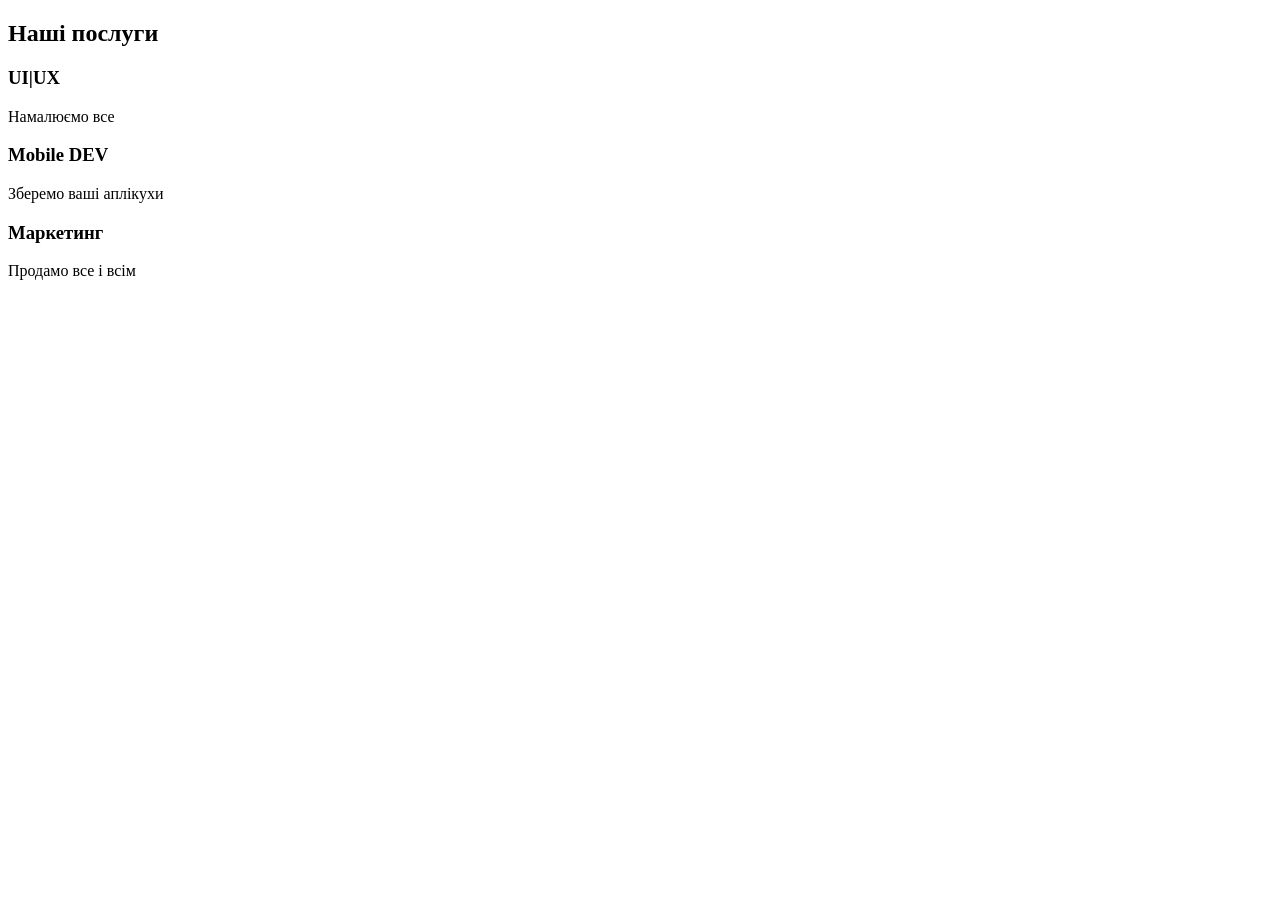
<file: adaptyv/index.html>
<!DOCTYPE html>
<html lang="en">
<head>
    <meta charset="UTF-8">
    <meta name="viewport" content="width=device-width, initial-scale=1.0">
    <title>Title</title>
</head>
<body>
<!--rem для тексту та відступів. 1rem = 16px -->
<!--%-->
<!--vh vw = 1vh = 1%-->
<section>
    <div class="wrapper">
        <h1>Наші послуги</h1>
        <div class="grid">
            <div class="card">
                <h3>
                    UI|UX
                </h3>
                <p>Намалюємо все</p>
            </div>
            <div class="card">
                <h3>
                    Mobile DEV
                </h3>
                <p>Зберемо ваші аплікухи</p>
            </div>
            <div class="card">
                <h3>
                    Маркетинг
                </h3>
                <p>Продамо все і всім</p>
            </div>
        </div>
    </div>
</section>



</body>
</html>
</file>
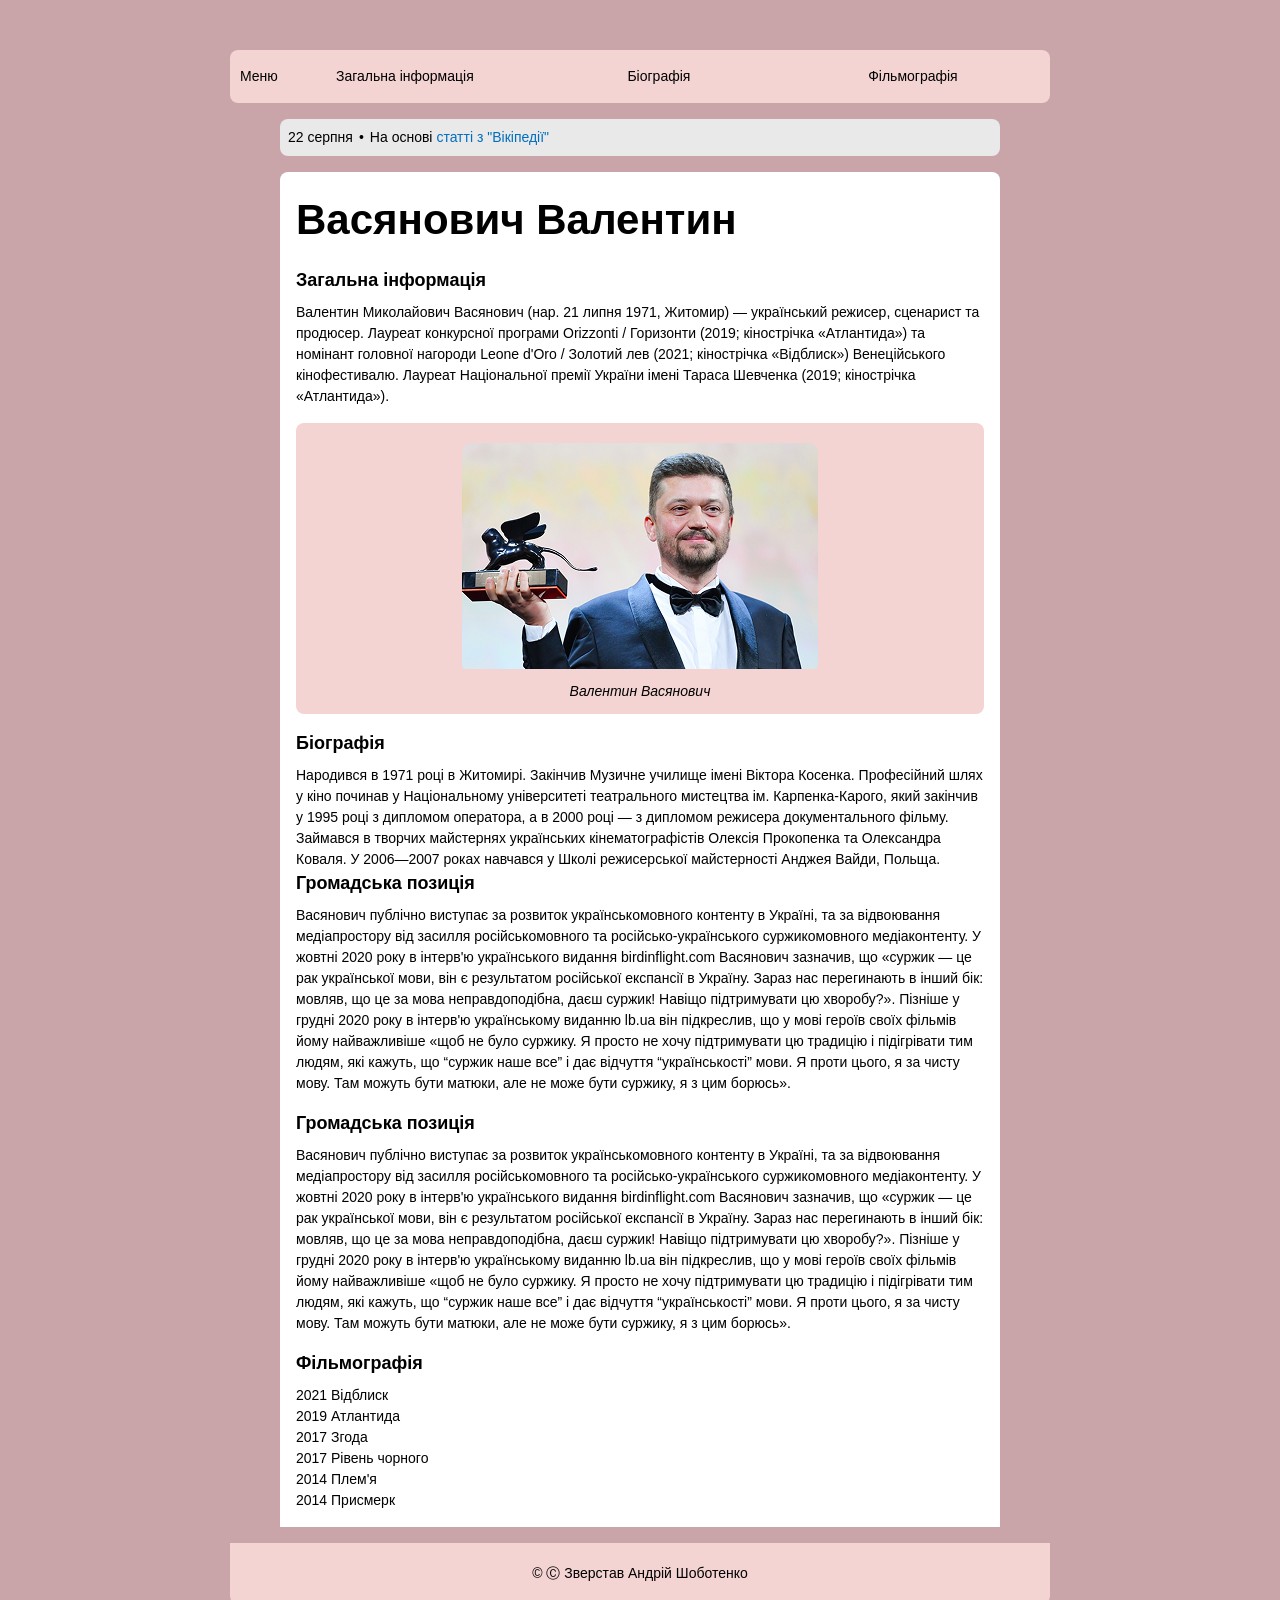
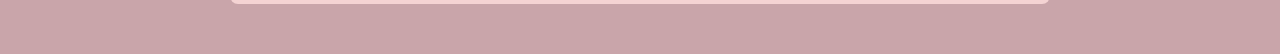
<file: lesson_11_practical_#2/index.html>
<!DOCTYPE html>
<html lang="en">
<head>
    <meta charset="UTF-8">
    <link type = "text/css" rel = "stylesheet" href = "style/style.css"/>
    <meta name = "viewport" content = "width = device-width, initial-scale = 1">
    <title>Васянович Валентин</title>
</head>
<body>
<div class = 'wrapper'>
    <header>
        <nav>
            <span class = 'nav-menu'>Меню</span>
            <ul class = "nav">
                <li href = "#">Загальна інформація</li>
                <li href = "#">Біографія</li>
                <li href = "#">Фільмографія</li>
            </ul>
        </nav>
    </header>
    <main>
        <article class = 'data'>
            <span>22 серпня</span> &bull; <span>На основі <a href = "#">статті з "Вікіпедії"</a></span>
        </article>
        <article class = 'main'>
            <h1>Васянович Валентин</h1>
            <section class = "info">
                <h2>Загальна інформація</h2>
                <p>Валентин Миколайович Васянович (нар. 21 липня 1971, Житомир) — український режисер, сценарист та продюсер. Лауреат конкурсної програми Orizzonti / Горизонти (2019; кінострічка «Атлантида») та номінант головної нагороди Leone d'Oro / Золотий лев (2021; кінострічка «Відблиск») Венеційського кінофестивалю. Лауреат Національної премії України імені Тараса Шевченка (2019; кінострічка «Атлантида»).</p>
            </section>
            <figure>
                <img src = "images/image_1.png" alt = "Валентин Васянович">
                <figcaption>Валентин Васянович</figcaption>
            </figure>
            <section class = "info">
                <h2>Біографія</h2>
                <p>Народився в 1971 році в Житомирі. Закінчив Музичне училище імені Віктора Косенка. Професійний шлях у кіно починав у Національному університеті театрального мистецтва ім. Карпенка-Карого, який закінчив у 1995 році з дипломом оператора, а в 2000 році — з дипломом режисера документального фільму. Займався в творчих майстернях українських кінематографістів Олексія Прокопенка та Олександра Коваля.

                    У 2006—2007 роках навчався у Школі режисерської майстерності Анджея Вайди, Польща.</p>
                <h2>Громадська позиція</h2>
                <p>Васянович публічно виступає за розвиток українськомовного контенту в Україні, та за відвоювання медіапростору від засилля російськомовного та російсько-українського суржикомовного медіаконтенту. У жовтні 2020 року в інтерв'ю українського видання birdinflight.com Васянович зазначив, що «суржик — це рак української мови, він є результатом російської експансії в Україну. Зараз нас перегинають в інший бік: мовляв, що це за мова неправдоподібна, даєш суржик! Навіщо підтримувати цю хворобу?». Пізніше у грудні 2020 року в інтерв'ю українському виданню lb.ua він підкреслив, що у мові героїв своїх фільмів йому найважливіше «щоб не було суржику. Я просто не хочу підтримувати цю традицію і підігрівати тим людям, які кажуть, що “суржик наше все” і дає відчуття “українськості” мови. Я проти цього, я за чисту мову. Там можуть бути матюки, але не може бути суржику, я з цим борюсь».</p>
            </section>
            <section class = "info">
                <h2>Громадська позиція</h2>
                <p>Васянович публічно виступає за розвиток українськомовного контенту в Україні, та за відвоювання медіапростору від засилля російськомовного та російсько-українського суржикомовного медіаконтенту. У жовтні 2020 року в інтерв'ю українського видання birdinflight.com Васянович зазначив, що «суржик — це рак української мови, він є результатом російської експансії в Україну. Зараз нас перегинають в інший бік: мовляв, що це за мова неправдоподібна, даєш суржик! Навіщо підтримувати цю хворобу?». Пізніше у грудні 2020 року в інтерв'ю українському виданню lb.ua він підкреслив, що у мові героїв своїх фільмів йому найважливіше «щоб не було суржику. Я просто не хочу підтримувати цю традицію і підігрівати тим людям, які кажуть, що “суржик наше все” і дає відчуття “українськості” мови. Я проти цього, я за чисту мову. Там можуть бути матюки, але не може бути суржику, я з цим борюсь».</p>
            </section>
            <section class = "info">
                <h2>Фільмографія</h2>
                <ul>
                    <li>2021 Відблиск</li>
                    <li>2019 Атлантида</li>
                    <li>2017 Згода</li>
                    <li>2017 Рівень чорного</li>
                    <li>2014 Плем'я</li>
                    <li>2014 Присмерк</li>
                </ul>
            </section>
        </article>
    </main>
    <footer>
        &copy; <span>Ⓒ Зверстав Андрій Шоботенко</span>
    </footer>
</div>
</body>
</html>
</file>
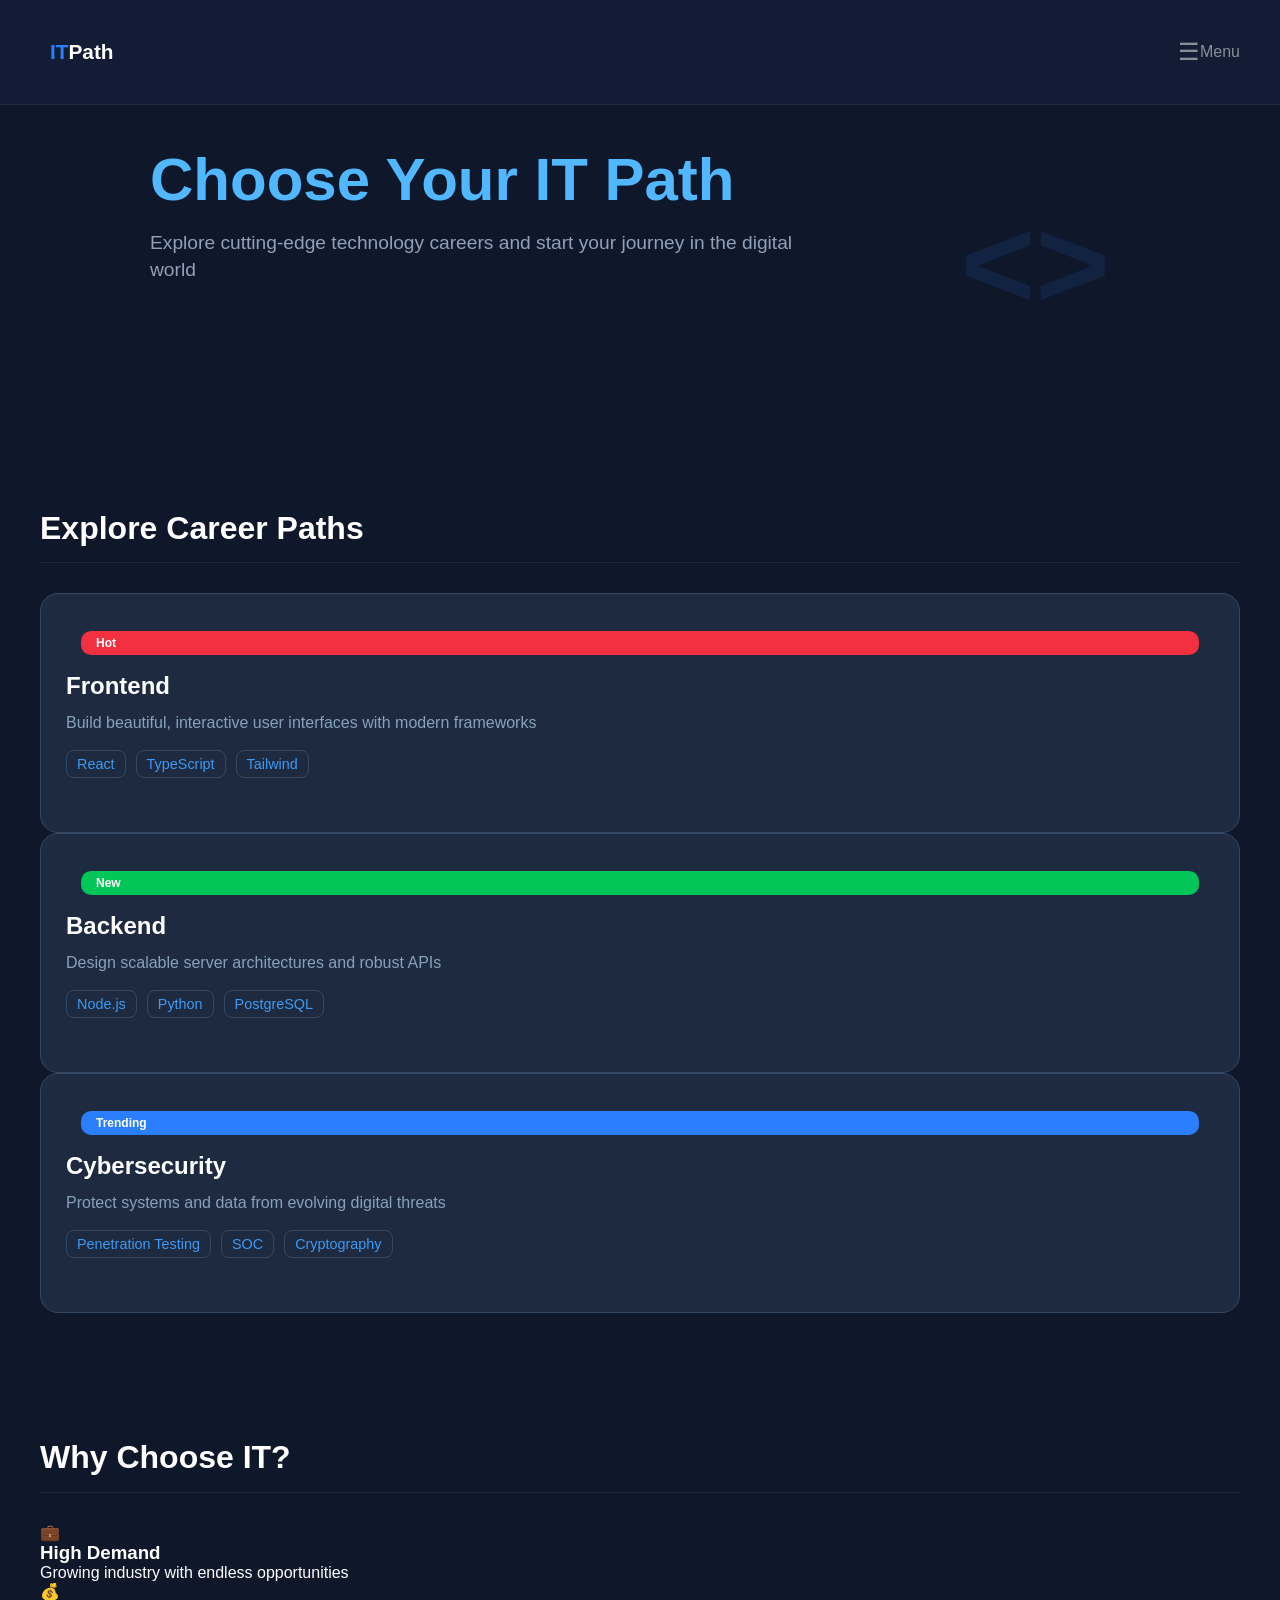
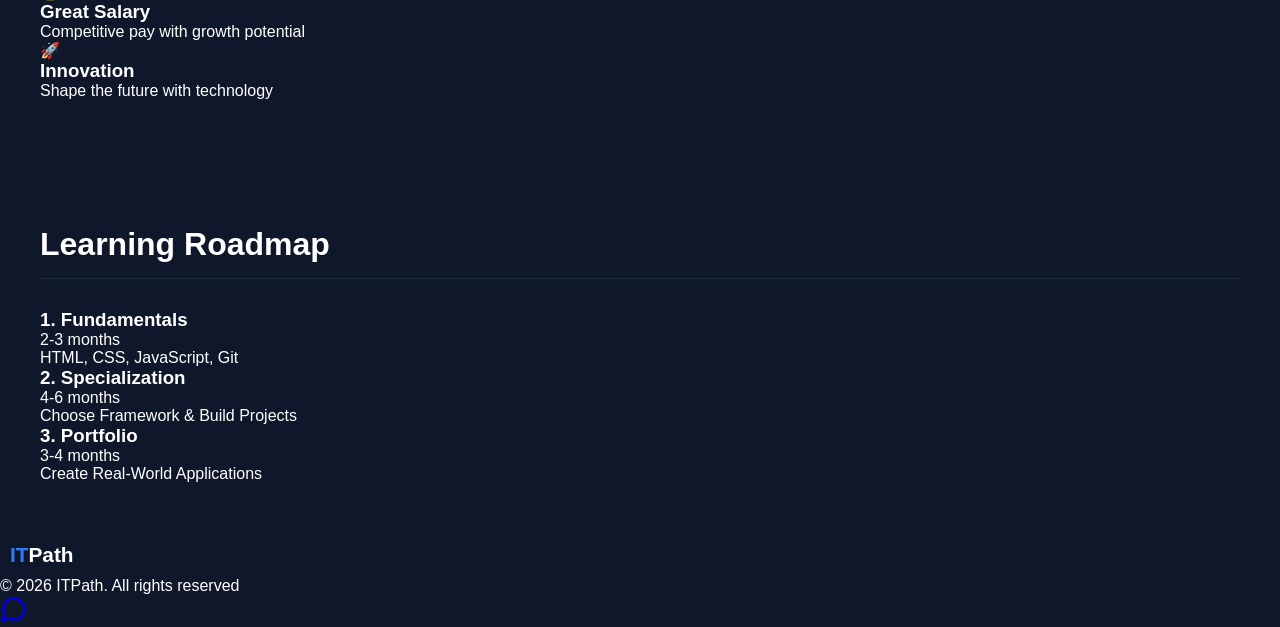
<file: lesson_14/index.html>
<!DOCTYPE html>
<html lang="en">
<head>
    <meta charset="UTF-8">
    <meta name="viewport" content="width=device-width, initial-scale=1.0">
    <link type = "text/css" href="style/style.css" rel="stylesheet">
    <title>ITPath</title>
</head>
<body>
<header>
    <div class = "wrapper header-content">
        <div class = "logo"><span>IT</span>Path</div>
        <nav class = 'menu'>
            <span class = "menu-item">☰</span>
            <span>Menu</span>
        </nav>
    </div>
</header>
<main>
    <section class = "hero-section">
        <div class = "wrapper hero-content">
            <article class = "hero-text">
                <h1>Choose Your IT Path</h1>
                <p>Explore cutting-edge technology careers and start your journey in the digital world</p>
            </article>
            <div class = "code-icon">&lt;&gt;</div>
        </div>
    </section>
    <section class = "career-section">
        <div class = "wrapper">
            <h2 class = "section-title">Explore Career Paths</h2>
            <div class = "card-list">
                <article class = "career-card">
                    <div class = "badge badge-red">Hot</div>
                    <h3>Frontend</h3>
                    <p>Build beautiful, interactive user interfaces with modern frameworks</p>
                    <div class = "tags">
                        <span>React</span>
                        <span>TypeScript</span>
                        <span>Tailwind</span>
                    </div>
                </article>
                <article class = "career-card">
                    <div class = "badge badge-green">New</div>
                    <h3>Backend</h3>
                    <p>Design scalable server architectures and robust APIs</p>
                    <div class = "tags">
                        <span>Node.js</span>
                        <span>Python</span>
                        <span>PostgreSQL</span>
                    </div>
                </article>
                <article class = "career-card">
                    <div class = "badge badge-blue">Trending</div>
                    <h3>Cybersecurity</h3>
                    <p>Protect systems and data from evolving digital threats</p>
                    <div class = "tags">
                        <span>Penetration Testing</span>
                        <span>SOC</span>
                        <span>Cryptography</span>
                    </div>
                </article>
            </div>
        </div>
    </section>
    <section class = "benefits-section">
        <div class = "wrapper">
            <h2 class = "section-title">Why Choose IT?</h2>
            <div class = "benefits-list">
                <article class = "benefit-card">
                    <span class = "benefit-icon">💼</span>
                    <h3>High Demand</h3>
                    <p>Growing industry with endless opportunities</p>
                </article>
                <article class = "benefit-card">
                    <span class = "benefit-icon">💰</span>
                    <h3>Great Salary</h3>
                    <p>Competitive pay with growth potential</p>
                </article>
                <article class = "benefit-card">
                    <span class = "benefit-icon">🚀</span>
                    <h3>Innovation</h3>
                    <p>Shape the future with technology</p>
                </article>
            </div>
        </div>
    </section>
    <section class = "roadmap-section">
        <div class = "wrapper">
            <h2 class = "section-title">Learning Roadmap</h2>
            <div class = "roadmap-list">
                <article class = "roadmap-card">
                    <span class = "roadmap-circle"></span>
                    <div class = "roadmap-content">
                        <div class = "content-top">
                            <h3>1. Fundamentals</h3>
                            <span>2-3 months</span>
                        </div>
                        <p>HTML, CSS, JavaScript, Git</p>
                    </div>
                </article>
                <article class = "roadmap-card">
                    <span class = "roadmap-circle"></span>
                    <div class = "roadmap-content">
                        <div class = "content-top">
                            <h3>2. Specialization</h3>
                            <span>4-6 months</span>
                        </div>
                        <p>Choose Framework & Build Projects</p>
                    </div>
                </article>
                <article class = "roadmap-card">
                    <span class = "roadmap-circle"></span>
                    <div class = "roadmap-content">
                        <div class = "content-top">
                            <h3>3. Portfolio</h3>
                            <span>3-4 months</span>
                        </div>
                        <p>Create Real-World Applications</p>
                    </div>
                </article>
            </div>
        </div>
    </section>
</main>
<footer>
  <div class = "logo"><span>IT</span>Path</div>
    <p>&copy; 2026 ITPath. All rights reserved</p>
</footer>
<a href = "#"><svg xmlns="http://www.w3.org/2000/svg" width="28" height="28" viewBox="0 0 24 24" fill="none" stroke="currentColor" stroke-width="2" stroke-linecap="round" stroke-linejoin="round" class="lucide lucide-message-circle text-white"><path d="M7.9 20A9 9 0 1 0 4 16.1L2 22Z"></path></svg></a>

</body>
</html>
</file>
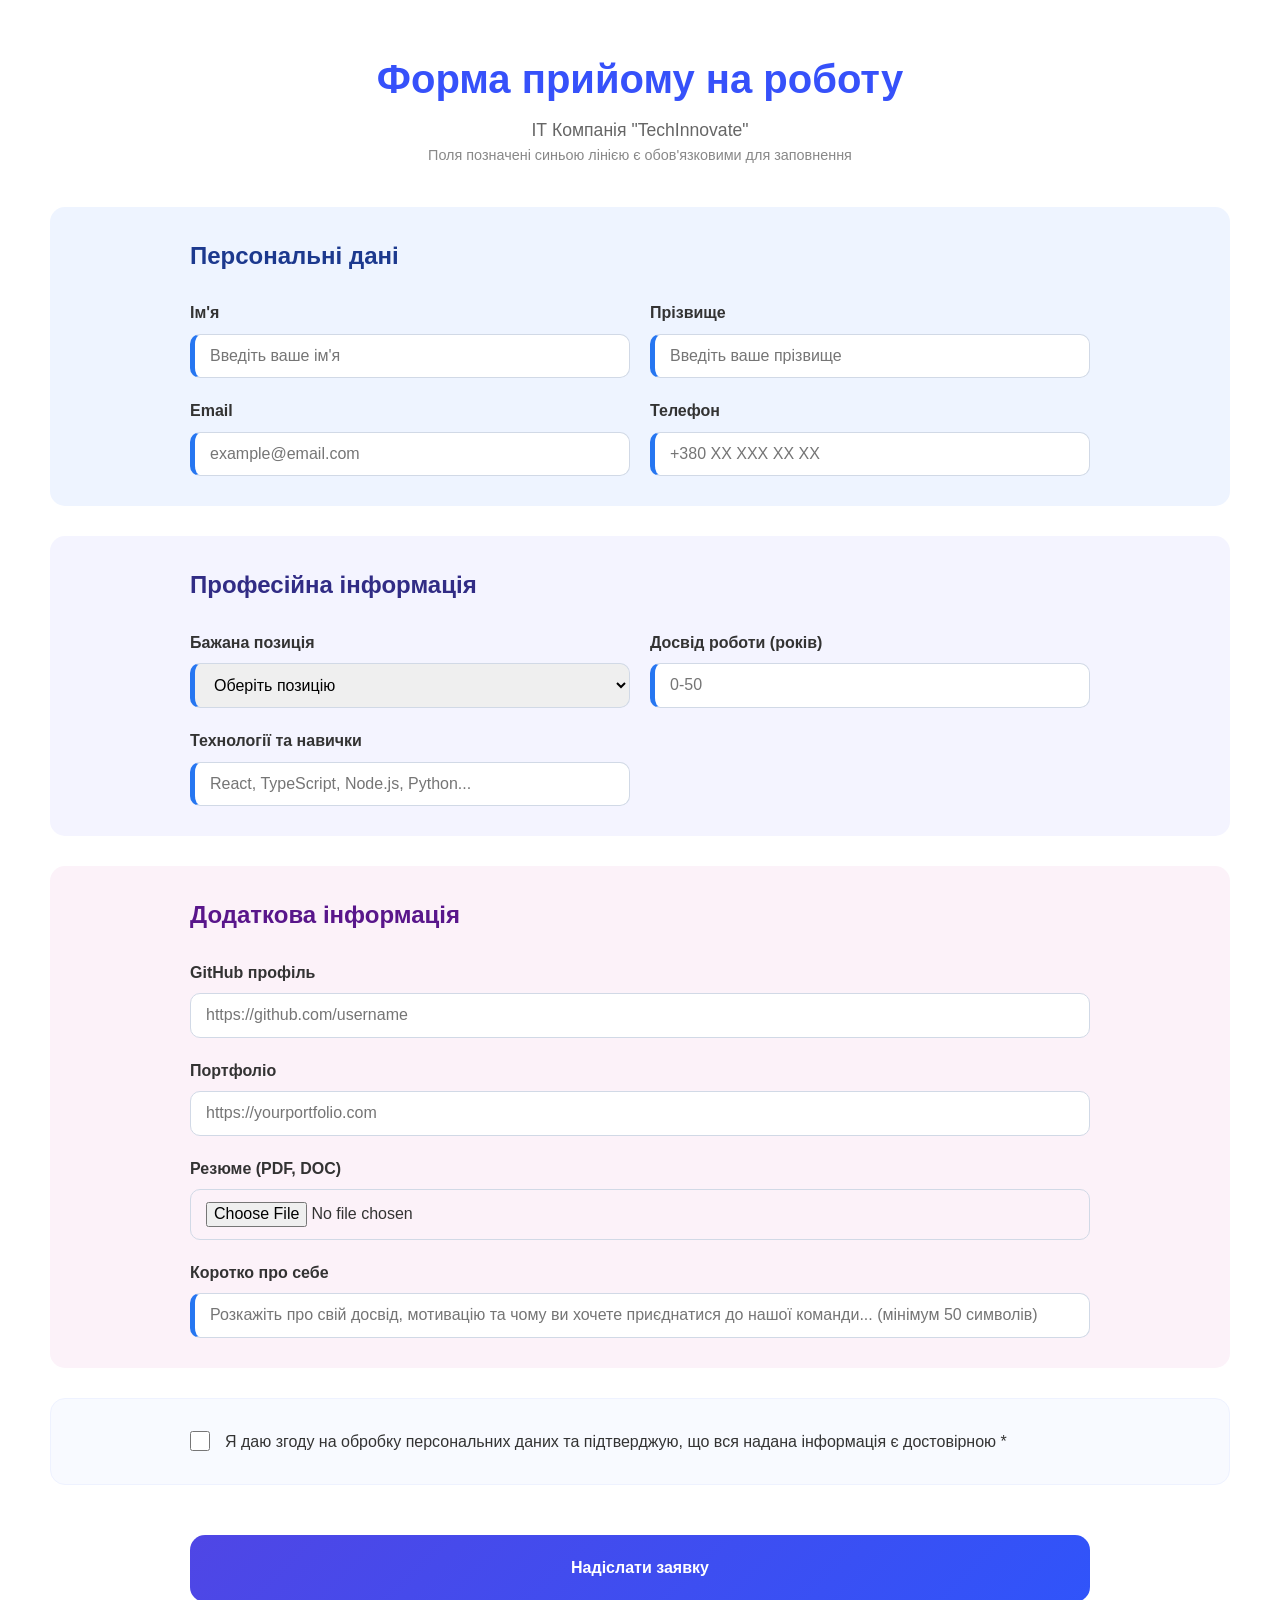
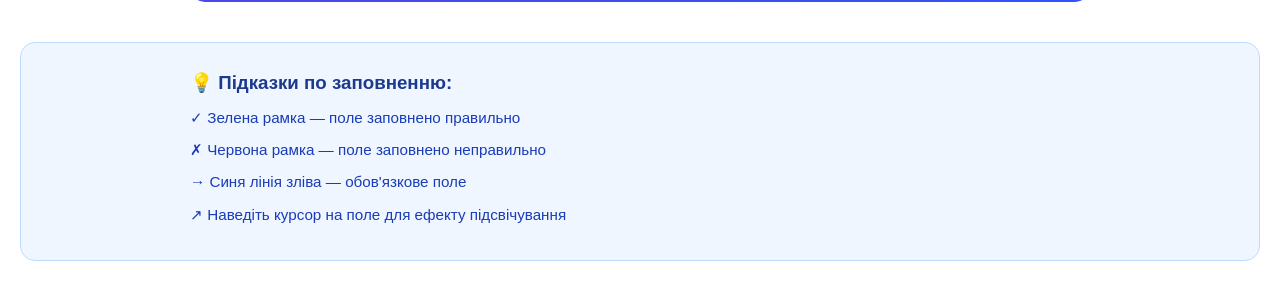
<file: lesson_15/index.html>
<!DOCTYPE html>
<html lang="en">
<head>
    <meta charset="UTF-8">
    <meta name="viewport" content="width=device-width, initial-scale=1.0">
    <link rel="stylesheet" href="style/normalize.css">
    <link type = "text/css" href="style/style.css" rel="stylesheet">
    <title>Форма прийняття на роботу</title>
</head>
<body>
<header class="header">
    <div class="wrapper header_content">
        <h1>Форма прийому на роботу</h1>
        <p class="header_subtitle">ІТ Компанія "TechInnovate"</p>
        <p class="header_info">Поля позначені синьою лінією є обов'язковими для заповнення</p>
    </div>
</header>
<main class="main-content">
    <section class="section-personal">
        <div class="container">
            <h2 class="section-title">Персональні дані</h2>
            <form class="form">
                <label for="input-first name" class="form-field">
                    <span class="label-text">Ім'я</span>
                    <input type="text" name="first name" id="input-first name" class="form-input" placeholder="Введіть ваше ім'я" required>
                </label>
                <label for="input-last name" class="form-field">
                    <span class="label-text">Прізвище</span>
                    <input type="text" name="last name" id="input-last name" class="form-input" placeholder="Введіть ваше прізвище" required>
                </label>
                <label for="input-email" class="form-field">
                    <span class="label-text">Email</span>
                    <input type="email" name="email" id="input-email" class="form-input" placeholder="example@email.com" required>
                </label>
                <label for="input-phone number" class="form-field">
                    <span class="label-text">Телефон</span>
                    <input type="tel" name="phone number" id="input-phone number" class="form-input" placeholder="+380 XX XXX XX XX" required>
                </label>
            </form>
        </div>
    </section>
    <section class="section-professional">
        <div class="container">
            <h2 class="section-title">Професійна інформація</h2>
            <form class="form">
                <label for="input-wished proposal" class="form-field">
                    <span class="label-text">Бажана позиція</span>
                    <select name="wished proposal" id="input-wished proposal" class="form-select" required>
                        <option value="" selected>Оберіть позицію</option>
                        <option value="frontend" >Frontend Developer</option>
                        <option value="backend">Backend Developer</option>
                        <option value="fullstack">Fullstack Developer</option>
                        <option value="devops">DevOps Engineer</option>
                        <option value="qa">QA Engineer</option>
                        <option value="ui-ux">UI/UX Designer</option>
                        <option value="mobile">Mobile Developer</option>
                        <option value="data">Data Scientist</option>
                    </select>
                </label>

                <label for="input-job experience" class="form-field">
                    <span class="label-text">Досвід роботи (років)</span>
                    <input type="number" name="job experience" id="input-job experience" class="form-input" placeholder="0-50" required min="0" max="50">
                </label>

                <label for="input-skills" class="form-field">
                    <span class="label-text">Технології та навички</span>
                    <input type="text" name="skills" id="input-skills" class="form-input" placeholder="React, TypeScript, Node.js, Python..." required>
                </label>
            </form>
        </div>
    </section>
    <section class="section-additional">
        <div class="container">
            <h2 class="section-title">Додаткова інформація</h2>
            <form class="form">
                <label for="input-github profile" class="form-field">
                    <span class="label-text">GitHub профіль</span>
                    <input type="text" name="github profile" id="input-github profile" class="form-input" placeholder="https://github.com/username">
                </label>
                <label for="input-portfolio" class="form-field">
                    <span class="label-text">Портфоліо</span>
                    <input type="text" name="portfolio" id="input-portfolio" class="form-input" placeholder="https://yourportfolio.com">
                </label>
                <label for="input-CV" class="form-field">
                    <span class="label-text">Резюме (PDF, DOC)</span>
                    <input type="file" name="CV" id="input-CV" value="" class="form-file" required>
                </label>
                <label for="input-about me" class="form-field">
                    <span class="label-text">Коротко про себе</span>
                    <input type="text" name="about me" id="input-about me" class="form-input" placeholder="Розкажіть про свій досвід, мотивацію та чому ви хочете приєднатися до нашої команди... (мінімум 50 символів)" required>
                </label>
            </form>
        </div>
    </section>
    <section class="section-policy">
        <div class="container">
            <form class="form-policy">
                <label class="checkbox-container">
                    <input type="checkbox" name="privacy policy" class="form-checkbox">
                    <span class="checkbox-text">Я даю згоду на обробку персональних даних та підтверджую, що вся надана інформація є достовірною *</span>
                </label>
            </form>
        </div>
    </section>
    <div class="container">
    <button type="submit" class="submit-button">Надіслати заявку</button>
    </div>
</main>
<footer class="footer">
    <div class="container">
        <h3>💡 Підказки по заповненню:</h3>
        <p>✓ Зелена рамка — поле заповнено правильно</p>
        <p>✗ Червона рамка — поле заповнено неправильно</p>
        <p>→ Синя лінія зліва — обов'язкове поле</p>
        <p>↗ Наведіть курсор на поле для ефекту підсвічування</p>
    </div>
</footer>
</body>
</html>
</file>
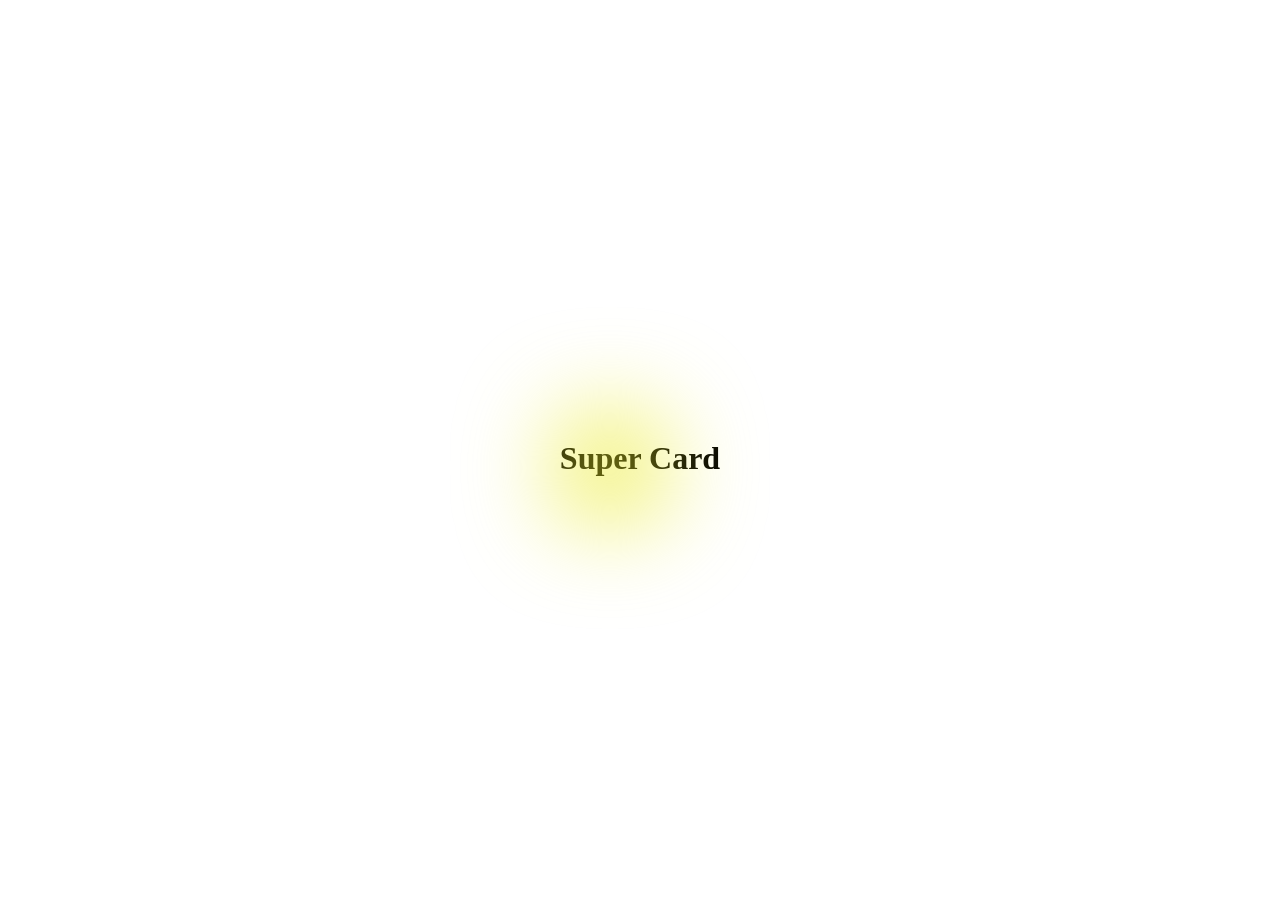
<file: lesson_16/index.html>
<!DOCTYPE html>
<html lang="en">
<head>
    <meta charset="UTF-8">
    <title>Animation</title>
  <link rel="stylesheet" href="style/style.css">
</head>
<body>
<!--<div class="card"></div>-->
<!--<button>Click</button>-->
<div class="card">
  <div class="ray"></div>
  <h1>Super Card</h1>
</div>
</body>
</html>
</file>
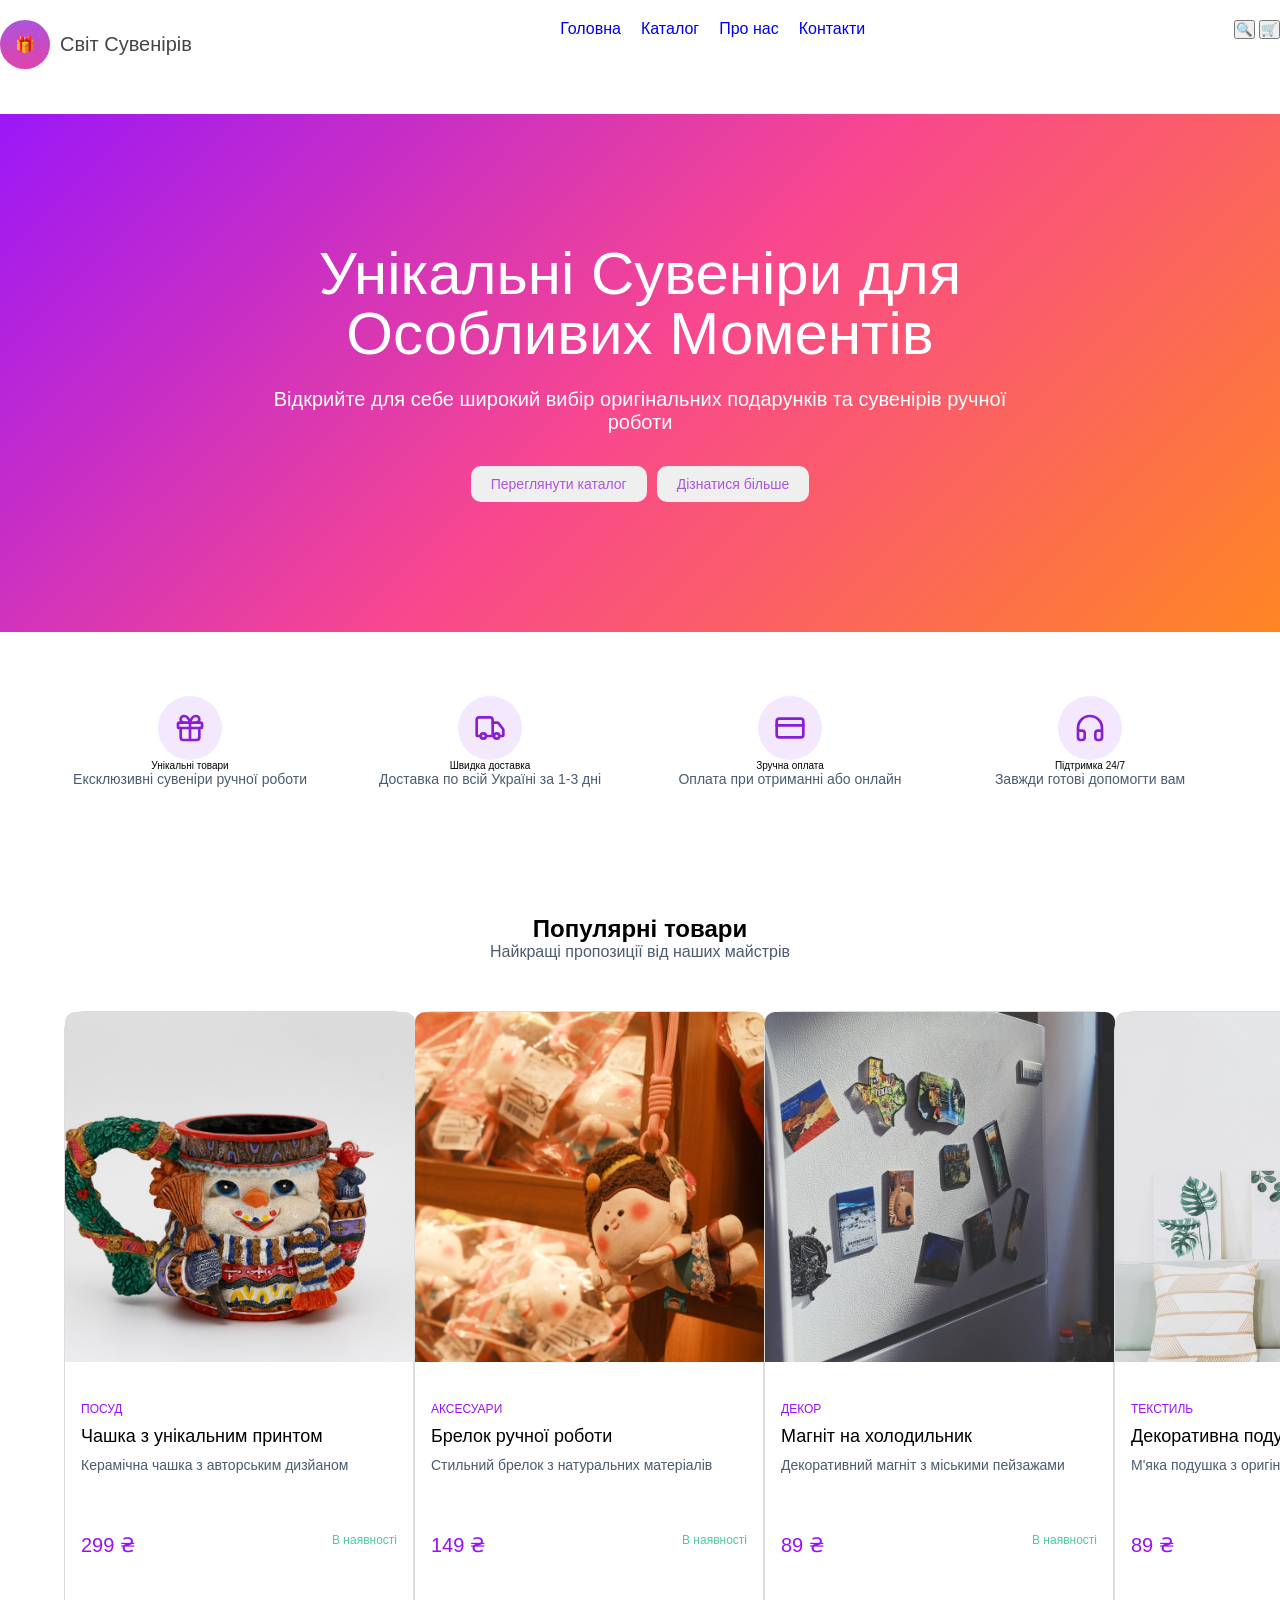
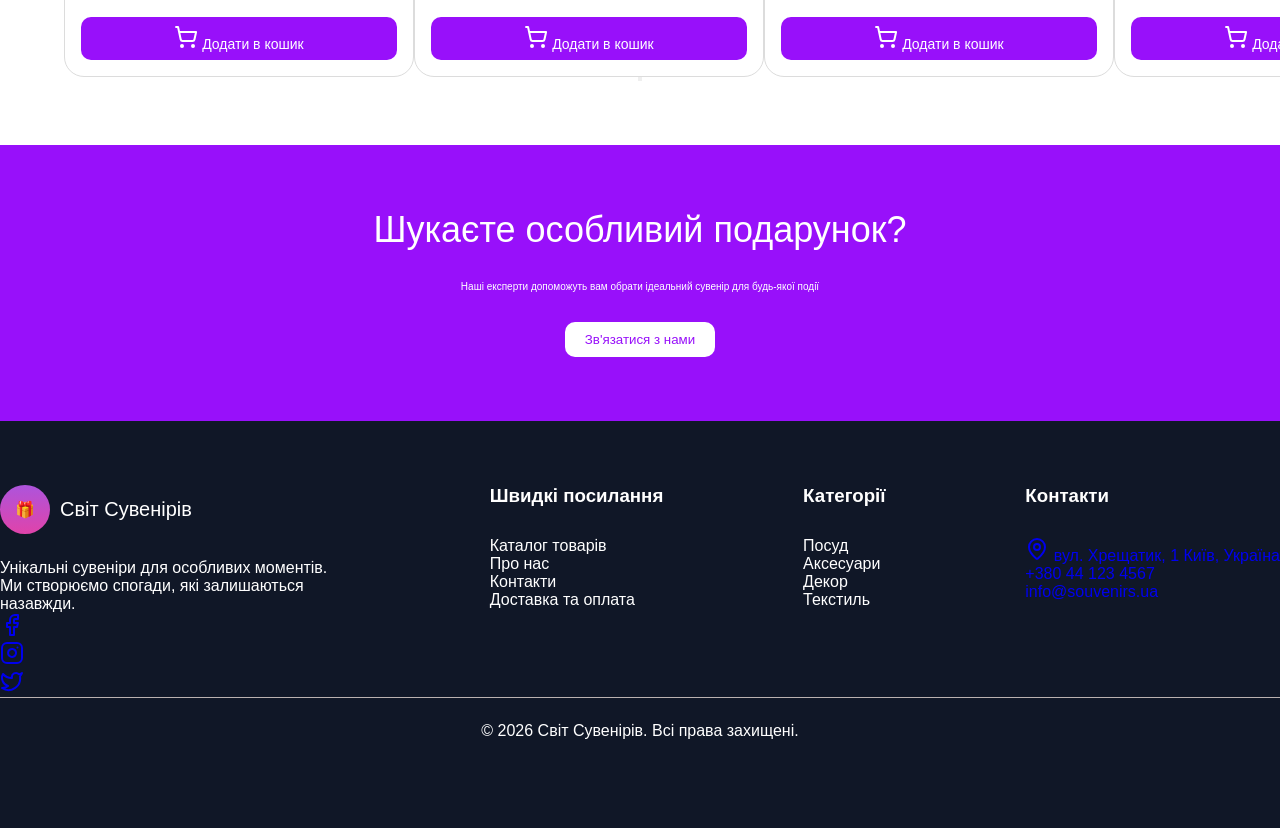
<file: lesson_8/index.html>
<!DOCTYPE html>
<html lang="en">
<head>
    <meta charset="UTF-8">
    <link rel="stylesheet" type="text/css" href="style/style.css">
    <title>Світ Сувенірів</title>
</head>
<body>
<header>
    <div class = "header-top wrapper">
        <div class = "logo">
            <span class = "logo-img">🎁</span>
            <span class = "logo-text">Світ Сувенірів</span>
        </div>
        <nav class="nav">
            <ul>
                <li><a href="#">Головна</a> </li>
                <li><a href="#">Каталог</a> </li>
                <li><a href="#">Про нас </a> </li>
                <li><a href="#">Контакти </a></li>
            </ul>
        </nav>
        <div class = "header-buttom">
            <button>🔍</button>
            <button>🛒</button>
        </div>
    </div>
    <div class = "header-bottom">
        <div class = "header-bottom-text">
            <h1>Унікальні Сувеніри для Особливих Моментів</h1>
            <p>Відкрийте для себе широкий вибір оригінальних подарунків та сувенірів ручної роботи</p>
        </div>
        <div class = "header-bottom-button">
            <button>Переглянути каталог</button>
            <button>Дізнатися більше</button>
        </div>
    </div>
</header>

<main>
    <section class="preference">

        <article class="preference-card">
            <span><svg xmlns="http://www.w3.org/2000/svg" width="32" height="32" viewBox="0 0 24 24" fill="none" stroke="currentColor" stroke-width="2" stroke-linecap="round" stroke-linejoin="round" class="lucide lucide-gift h-8 w-8 text-purple-600"><rect x="3" y="8" width="18" height="4" rx="1"></rect><path d="M12 8v13"></path><path d="M19 12v7a2 2 0 0 1-2 2H7a2 2 0 0 1-2-2v-7"></path><path d="M7.5 8a2.5 2.5 0 0 1 0-5A4.8 8 0 0 1 12 8a4.8 8 0 0 1 4.5-5 2.5 2.5 0 0 1 0 5"></path></svg></span>
            <h3>Унікальні товари</h3>
            <p>Ексклюзивні сувеніри ручної роботи</p>
        </article>
        <article class="preference-card">
            <span><svg xmlns="http://www.w3.org/2000/svg" width="32" height="32" viewBox="0 0 24 24" fill="none" stroke="currentColor" stroke-width="2" stroke-linecap="round" stroke-linejoin="round" class="lucide lucide-truck h-8 w-8 text-purple-600"><path d="M14 18V6a2 2 0 0 0-2-2H4a2 2 0 0 0-2 2v11a1 1 0 0 0 1 1h2"></path><path d="M15 18H9"></path><path d="M19 18h2a1 1 0 0 0 1-1v-3.65a1 1 0 0 0-.22-.624l-3.48-4.35A1 1 0 0 0 17.52 8H14"></path><circle cx="17" cy="18" r="2"></circle><circle cx="7" cy="18" r="2"></circle></svg></span>
            <h3>Швидка доставка</h3>
            <p>Доставка по всій Україні за 1-3 дні</p>
        </article>
        <article class="preference-card">
            <span><svg xmlns="http://www.w3.org/2000/svg" width="32" height="32" viewBox="0 0 24 24" fill="none" stroke="currentColor" stroke-width="2" stroke-linecap="round" stroke-linejoin="round" class="lucide lucide-credit-card h-8 w-8 text-purple-600"><rect width="20" height="14" x="2" y="5" rx="2"></rect><line x1="2" x2="22" y1="10" y2="10"></line></svg></span>
            <h3>Зручна оплата</h3>
            <p>Оплата при отриманні або онлайн</p>
        </article>
        <article class="preference-card">
            <span><svg xmlns="http://www.w3.org/2000/svg" width="32" height="32" viewBox="0 0 24 24" fill="none" stroke="currentColor" stroke-width="2" stroke-linecap="round" stroke-linejoin="round" class="lucide lucide-headphones h-8 w-8 text-purple-600"><path d="M3 14h3a2 2 0 0 1 2 2v3a2 2 0 0 1-2 2H5a2 2 0 0 1-2-2v-7a9 9 0 0 1 18 0v7a2 2 0 0 1-2 2h-1a2 2 0 0 1-2-2v-3a2 2 0 0 1 2-2h3"></path></svg></span>
            <h3>Підтримка 24/7</h3>
            <p>Завжди готові допомогти вам</p>
        </article>
    </section>

    <section class = "products">
        <h2>Популярні товари</h2>
        <p>Найкращі пропозиції від наших майстрів</p>

        <div class="products-list">
            <article class="products-cards">
                <div class="products-item">
                    <img src = "images/product_1.jpg" alt = "">
                    <div class="products-item-wrapper">
                        <span class = "type">Посуд</span>
                        <h3>Чашка з унікальним принтом</h3>
                        <p>Керамічна чашка з авторським дизйаном</p>
                        <div class = "price">
                            <span class = "cost">299 ₴</span>
                            <span class = "availability">В наявності</span>

                        </div>

                        <button>
                            <span><svg xmlns="http://www.w3.org/2000/svg" width="24" height="24" viewBox="0 0 24 24" fill="none" stroke="currentColor" stroke-width="2" stroke-linecap="round" stroke-linejoin="round" class="lucide lucide-shopping-cart h-5 w-5"><circle cx="8" cy="21" r="1"></circle><circle cx="19" cy="21" r="1"></circle><path d="M2.05 2.05h2l2.66 12.42a2 2 0 0 0 2 1.58h9.78a2 2 0 0 0 1.95-1.57l1.65-7.43H5.12"></path></svg></span>
                            <span>Додати в кошик</span>
                        </button>
                    </div>
                </div>
            </article>


            <article class="products-cards">
                <div class="products-item">
                    <img src = "images/product_2.jpg" alt = "">
                    <div class="products-item-wrapper">
                        <span class = "type">Аксесуари</span>
                        <h3>Брелок ручної роботи</h3>
                        <p>Стильний брелок з натуральних матеріалів</p>
                        <div class = "price">
                            <span class = "cost">149 ₴</span>
                            <span class = "availability">В наявності</span>

                        </div>

                        <button>
                            <span><svg xmlns="http://www.w3.org/2000/svg" width="24" height="24" viewBox="0 0 24 24" fill="none" stroke="currentColor" stroke-width="2" stroke-linecap="round" stroke-linejoin="round" class="lucide lucide-shopping-cart h-5 w-5"><circle cx="8" cy="21" r="1"></circle><circle cx="19" cy="21" r="1"></circle><path d="M2.05 2.05h2l2.66 12.42a2 2 0 0 0 2 1.58h9.78a2 2 0 0 0 1.95-1.57l1.65-7.43H5.12"></path></svg></span>
                            <span>Додати в кошик</span>
                        </button>
                    </div>
                </div>
            </article>

            <article class="products-cards">
                <div class="products-item">
                    <img src = "images/product_3.jpg" alt = "">
                    <div class="products-item-wrapper">
                        <span class = "type">Декор</span>
                        <h3>Магніт на холодильник</h3>
                        <p>Декоративний магніт з міськими пейзажами</p>
                        <div class = "price">
                            <span class = "cost">89 ₴</span>
                            <span class = "availability">В наявності</span>

                        </div>

                        <button>
                            <span><svg xmlns="http://www.w3.org/2000/svg" width="24" height="24" viewBox="0 0 24 24" fill="none" stroke="currentColor" stroke-width="2" stroke-linecap="round" stroke-linejoin="round" class="lucide lucide-shopping-cart h-5 w-5"><circle cx="8" cy="21" r="1"></circle><circle cx="19" cy="21" r="1"></circle><path d="M2.05 2.05h2l2.66 12.42a2 2 0 0 0 2 1.58h9.78a2 2 0 0 0 1.95-1.57l1.65-7.43H5.12"></path></svg></span>
                            <span>Додати в кошик</span>
                        </button>
                    </div>
                </div>
            </article>

            <article class="products-cards">
                <div class="products-item">
                    <img src = "images/product_4.jpg" alt = "">
                    <div class="products-item-wrapper">
                        <span class = "type">Текстиль</span>
                        <h3>Декоративна подушка</h3>
                        <p>М'яка подушка з оригінальною вишивкою</p>
                        <div class = "price">
                            <span class = "cost">89 ₴</span>
                            <span class = "availability">В наявності</span>

                        </div>



                        <button>
                            <span><svg xmlns="http://www.w3.org/2000/svg" width="24" height="24" viewBox="0 0 24 24" fill="none" stroke="currentColor" stroke-width="2" stroke-linecap="round" stroke-linejoin="round" class="lucide lucide-shopping-cart h-5 w-5"><circle cx="8" cy="21" r="1"></circle><circle cx="19" cy="21" r="1"></circle><path d="M2.05 2.05h2l2.66 12.42a2 2 0 0 0 2 1.58h9.78a2 2 0 0 0 1.95-1.57l1.65-7.43H5.12"></path></svg></span>
                            <span>Додати в кошик</span>
                        </button>
                    </div>
                </div>

            </article>

        </div>



        <button class="product-btn"></button>
    </section>

    <section class = "send">
        <h2>Шукаєте особливий подарунок?</h2>
        <p>Наші експерти допоможуть вам обрати ідеальний сувенір для будь-якої події</p>
        <button>Зв'язатися з нами</button>
    </section>
</main>

<footer>
    <div class="footer-top wrapper">
        <section class = "column">
            <div class = "logo">
                <span class = "logo-img">🎁</span>
                <span class = "logo-text">Світ Сувенірів</span>
            </div>
            <p>Унікальні сувеніри для особливих моментів. Ми створюємо спогади, які залишаються назавжди.</p>
            <div class = "footer-social">
                <ul>
                    <li><a href="#"><svg xmlns="http://www.w3.org/2000/svg" width="24" height="24" viewBox="0 0 24 24" fill="none" stroke="currentColor" stroke-width="2" stroke-linecap="round" stroke-linejoin="round" class="lucide lucide-facebook h-5 w-5"><path d="M18 2h-3a5 5 0 0 0-5 5v3H7v4h3v8h4v-8h3l1-4h-4V7a1 1 0 0 1 1-1h3z"></path></svg></a></li>
                    <li><a href="#"><svg xmlns="http://www.w3.org/2000/svg" width="24" height="24" viewBox="0 0 24 24" fill="none" stroke="currentColor" stroke-width="2" stroke-linecap="round" stroke-linejoin="round" class="lucide lucide-instagram h-5 w-5"><rect width="20" height="20" x="2" y="2" rx="5" ry="5"></rect><path d="M16 11.37A4 4 0 1 1 12.63 8 4 4 0 0 1 16 11.37z"></path><line x1="17.5" x2="17.51" y1="6.5" y2="6.5"></line></svg></a></li>
                    <li><a href="#"><svg xmlns="http://www.w3.org/2000/svg" width="24" height="24" viewBox="0 0 24 24" fill="none" stroke="currentColor" stroke-width="2" stroke-linecap="round" stroke-linejoin="round" class="lucide lucide-twitter h-5 w-5"><path d="M22 4s-.7 2.1-2 3.4c1.6 10-9.4 17.3-18 11.6 2.2.1 4.4-.6 6-2C3 15.5.5 9.6 3 5c2.2 2.6 5.6 4.1 9 4-.9-4.2 4-6.6 7-3.8 1.1 0 3-1.2 3-1.2z"></path></svg></a></li>
                </ul>
            </div>
        </section>

        <section class = "column">
            <h3>Швидкі посилання</h3>
            <ul>
                <li><a>Каталог товарів</a></li>
                <li><a>Про нас</a></li>
                <li><a>Контакти</a></li>
                <li><a>Доставка та оплата</a></li>
            </ul>
        </section>
        <section class = "column">
            <h3>Категорії</h3>
            <ul>
                <li><a>Посуд</a></li>
                <li><a>Аксесуари</a></li>
                <li><a>Декор</a></li>
                <li><a>Текстиль</a></li>
            </ul>
        </section>
        <section class = "column">
            <h3>Контакти</h3>
            <ul>
                <li><a href="#">
                    <span><svg xmlns="http://www.w3.org/2000/svg" width="24" height="24" viewBox="0 0 24 24" fill="none" stroke="currentColor" stroke-width="2" stroke-linecap="round" stroke-linejoin="round" class="lucide lucide-map-pin h-5 w-5 flex-shrink-0 mt-0.5"><path d="M20 10c0 4.993-5.539 10.193-7.399 11.799a1 1 0 0 1-1.202 0C9.539 20.193 4 14.993 4 10a8 8 0 0 1 16 0"></path><circle cx="12" cy="10" r="3"></circle></svg></span>
                    <span>вул. Хрещатик, 1 <br>
Київ, Україна</span>
                </a> </li>
                <li><a href="tel:+380 44 123 4567">
                    <span></span>
                    <span>+380 44 123 4567</span>
                </a> </li>
                <li><a href="mailto: info@souvenirs.ua">
                    <span></span>
                    <span>info@souvenirs.ua</span>
                </a> </li>

            </ul>
        </section>


    </div>

<br>

    <div class="footer-bottom">
        <p>&copy;  2026 Світ Сувенірів. Всі права захищені.</p>
    </div>

</footer>
</body>
</html>
</file>
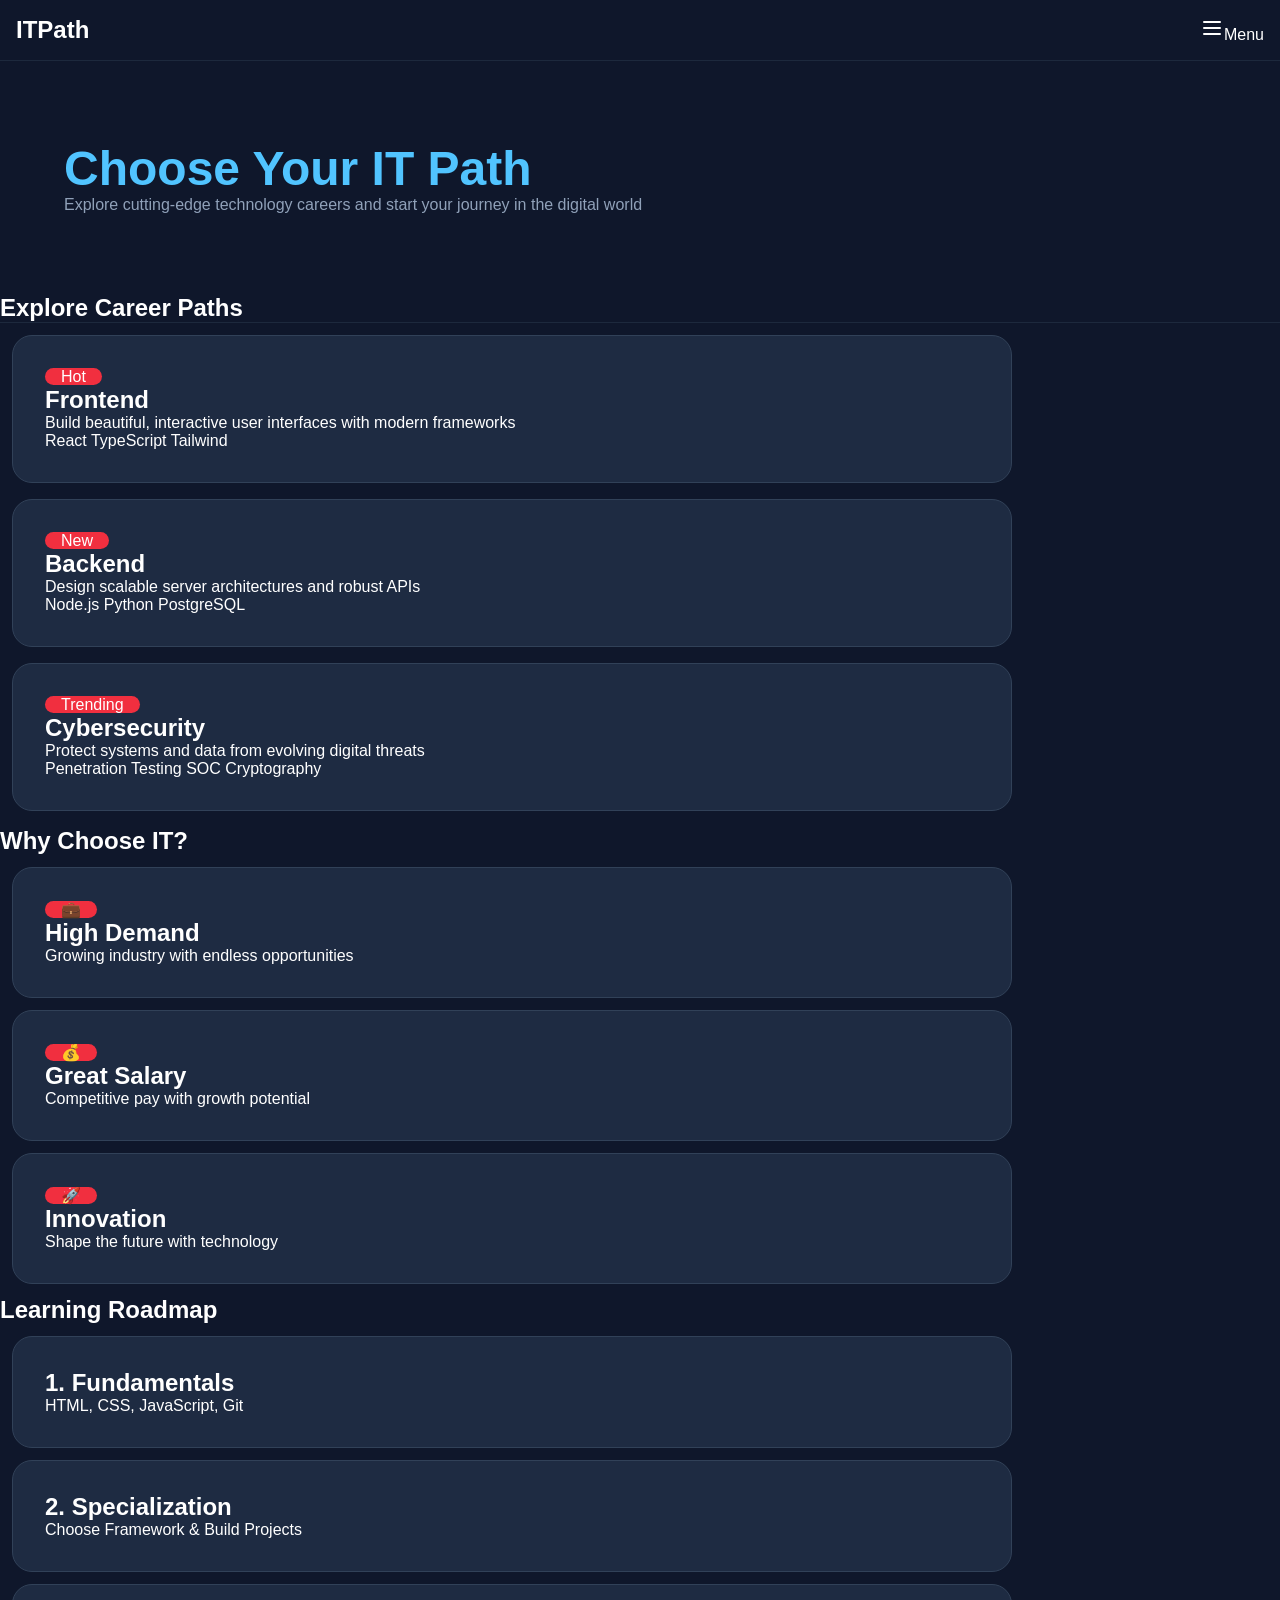
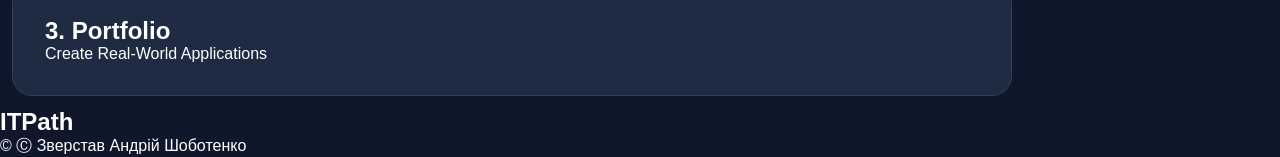
<file: praktychna/index.html>
<!DOCTYPE html>
<html lang="en">
<head>
    <meta charset="UTF-8">
    <link type = "text/css" rel = "stylesheet" href = "style/style.css"/>
    <meta name = "viewport" content = "width = device-width, initial-scale = 1">
    <title>Choose Your IT Path</title>
</head>
<body>
<header class = "header">
  <nav>
    <div class = "logo">ITPath</div>
    <div class = "menu"><span><svg xmlns="http://www.w3.org/2000/svg" width="24" height="24" viewBox="0 0 24 24" fill="none" stroke="currentColor" stroke-width="2" stroke-linecap="round" stroke-linejoin="round" class="lucide lucide-menu"><line x1="4" x2="20" y1="12" y2="12"></line><line x1="4" x2="20" y1="6" y2="6"></line><line x1="4" x2="20" y1="18" y2="18"></line></svg></span>Menu</div>
  </nav>
</header>
<main>
  <section class = "hero">
    <div class = "hero-content">
      <h1>Choose Your IT Path</h1>
      <p>Explore cutting-edge technology careers and start your journey in the digital world</p>
    </div>
  </section>
  <section class = "career">
    <h1>Explore Career Paths</h1>
    <div class = "wrapper">
      <div class = "cards-grid">
        <div class = "card">
          <span>Hot</span>
          <h2>Frontend</h2>
          <p>Build beautiful, interactive user interfaces with modern frameworks</p>
          <div class = "tags">
            <span>React</span>
            <span>TypeScript</span>
            <span>Tailwind</span>
          </div>
        </div>
        <div class = "card">
          <span>New</span>
          <h2>Backend</h2>
          <p>Design scalable server architectures and robust APIs</p>
          <div class = "tags">
            <span>Node.js</span>
            <span>Python</span>
            <span>PostgreSQL</span>
          </div>
        </div>
        <div class = "card">
          <span>Trending</span>
          <h2>Cybersecurity</h2>
          <p>Protect systems and data from evolving digital threats</p>
          <div class = "tags">
            <span>Penetration Testing</span>
            <span>SOC</span>
            <span>Cryptography</span>
          </div>
        </div>
    </div>
  </section>
  <section class = "questions">
    <h1>Why Choose IT?</h1>
    <div class = "wrapper">
      <div class = "card-grid">
        <div class = "card">
          <span class = "card-icon">💼</span>
          <h2>High Demand</h2>
          <p>Growing industry with endless opportunities</p>
        </div>
      </div>
    </div>
    <div class = "wrapper">
      <div class = "card-grid">
        <div class = "card">
          <span class = "card-icon">💰</span>
          <h2>Great Salary</h2>
          <p>Competitive pay with growth potential</p>
        </div>
      </div>
    </div>
    <div class = "wrapper">
      <div class = "card-grid">
        <div class = "card">
          <span class = "card-icon">🚀</span>
          <h2>Innovation</h2>
          <p>Shape the future with technology</p>
        </div>
      </div>
    </div>
  </section>
  <section class = "roadmap">
    <h1>Learning Roadmap</h1>
    <div class = "wrapper">
      <div class = "card-flex">
        <div class = "card">
          <h2>1. Fundamentals</h2>
          <p>HTML, CSS, JavaScript, Git</p>
        </div>
      </div>
    </div>
    <div class = "wrapper">
      <div class = "card-flex">
        <div class = "card">
          <h2>2. Specialization</h2>
          <p>Choose Framework & Build Projects</p>
        </div>
      </div>
    </div>
    <div class = "wrapper">
      <div class = "card-flex">
        <div class = "card">
          <h2>3. Portfolio</h2>
          <p>Create Real-World Applications</p>
        </div>
      </div>
    </div>
  </section>
</main>
<footer>
  <div class = "logo">ITPath</div>
  &copy; <span>Ⓒ Зверстав Андрій Шоботенко</span>
</footer>
</body>
</html>
</file>
<file: lesson_11_practical_#2/style/style.css>
:root {
     font-family: Verdana, Geneva, Tahoma, sans-serif;
     font-size: 14px;
     line-height: 1.5;
 }
 *, *::before, *::after {
     box-sizing: border-box;

 }
*{
    margin: 0;
    padding: 0;
    list-style: none;
    text-decoration: none;
}
body{
    background: #C9A5AA;
}
.wrapper{
    margin: 12px;
}
nav{
    background: #F4D3D3;
    display: flex;
    flex-direction: column;
    border-radius: 8px;
    padding: 10px 0 5px 0;
    align-items: center;

}
.nav-menu{
    font-size: 14px;
    /*font-weight: 900;*/
    font-family: 'Arial Black', sans-serif;
    display: block;

}
.nav li{
    padding: 6px 0;
    text-align: center;
}
nav ul{
   width: 100%;
}
.nav li a{
    color: #006EBE;
}
.nav li:hover{
    background: #FFFFFF;

}

:link{
    color: #006EBE;

}
:visited{
    color: #082570;
}
:link:hover{
    color: #006EBE;
}
.main{
    background: #fff;
    padding: 16px;
    border-radius: 8px 8px 0 0;
    margin-top: 16px;
}
.data{
    background: #E9E9E9;
    padding: 8px;
    display: flex;
    column-gap: 6px;
    border-radius: 8px;
}
.data > a{
    color: #006EBE;
}
h1{
    font-size: 24px;
}
.main{
    display: flex;
    flex-direction: column;
    row-gap: 16px;
    margin-top: 16px;
}
.info h2{
    font-size: 18px;
    margin-bottom: 8px;
}
figure{
    background: #F4D3D3;
    border-radius: 8px;
    text-align: center;
}
figure img{
    display: block;
    max-width: 100%;
}
figcaption{
    line-height: 1.75;
    font-style: italic;
    padding: 10px;
}
ol > li::before {
    content: counter(list-item) ".";
    display: inline-block;
    width: 20px;
    margin-left: -20px;
}
 ol > li:last-child{
     border-bottom: none;
 }
 ol > li:first-child{
     background: #FCF5E9;
 }
 ol > li:nth-child(even){
     background: #FCE9E9;
 }
 footer{
     padding: 20px;
     border-radius: 0 0 8px 8px;
     background: #F4D3D3;
 }
 @media (min-width: 620px){
     .menu{
         display: none;
     }
     nav{
         display: flex;
         flex-direction: row;
         padding: 10px;
     }
     .nav{
         display: flex;
         width: 100%;
     }
     .nav li{
         display: block;
         flex: 1;
         text-align: center;
     }
     nav ul li{
         padding: 0;
     }
     footer{
         text-align: center;
     }
     h1{
         font-size: 42px;
     }
     h2{
         font-size: 24px;
     }
     :root{
         font-size: 14px;
     }
     figure{
         display: flex;
         flex-direction: column;
         justify-content: center;
         align-items: center;
         padding: 0 20px;
     }
     figure img{
         border-radius: 4px 4px 4px 4px;
         margin: 20px 0 0 0;
     }
     main{
         padding: 16px 50px;
     }
     .wrapper{
         margin: 16px 50px;
     }
 }
 @media (min-width: 820px){
     .wrapper{
         margin: 50px auto;
         max-width: 820px;
     }
     nav{
         min-width: 97.56%;
     }
     .nav{
         width: 100%;
     }
     .nav li{
         width: 100%;
     }
 }
</file>
<file: lesson_14/style/style.css>
*{
    margin: 0;
    padding: 0;
    box-sizing: border-box;
    text-decoration: none;
    list-style: none;
}
html{
    font-family: Inter, sans-serif;
}
body{
    background: #0F172B;
    color: white;
}
.wrapper{
    width: 100%;
    max-width: 1200px;
    margin: 0 auto;
}
header{
    position: fixed;
    top: 0;
    left: 0;
    z-index: 1000;
    background: #121c35;
    border-bottom: 1px solid #1D293D;
    padding: 30px 0;
    width: 100%;
}
.header-content{
    display: flex;
    align-items: center;
    justify-content: space-between;
}
.logo{
    font-size: 1.3rem;
    font-weight: 700;
    padding: 10px;
}
.logo span{
    color: #2B7FFF;
}
.menu{
    display: flex;
    align-items: center;
    gap: 10px 0;
    color: #878e97;
    font-size: 1rem;
}
.menu-item{
    font-size: 1.5rem;
}
.hero-section{
    padding: 150px;
}
.hero-content{
    position: relative;
}
.hero-content h1{
    font-size: 3.75rem;
    color: #51B7FF;
    line-height: 1;
    margin-bottom: 20px;
}
.hero-content p{
    color: #90A1B9;
    font-size: 1.2rem;
    line-height: 1.4;
    max-width: 650px;
}
.code-icon{
    position: absolute;
    top: 40px;
    right: 20px;
    font-size: 8rem;
    color: #122241;
    font-weight: 700;
}
.career-section, .benefits-section, .roadmap-section{
    padding: 50px 0;
}
.section-title{
    position: sticky;
    top: 60px;
    z-index: 30;
    font-size: 2rem;
    line-height: 1.2;
    padding: 25px 0 15px 0;
    border-bottom: 1px solid #1D293D;
    margin-bottom: 30px;
}
.career-card{
    position: relative;
    overflow: hidden;
    background: #1D2A40;
    padding: 22px 25px;
    border: 1px solid #334966;
    min-height: 240px;
    border-radius: 18px;
    display: flex;
    flex-direction: column;
    flex-wrap: wrap;
    transition: transform 0.3s ease-in-out, border-color 0.3s, box-shadow 0.3s ease-in-out;
}
.career-card::before{
    content: '';
    position: absolute;
    inset: 0;
    background: radial-gradient(circle at top right, rgba(47, 129, 247, 0.23), transparent 60%);
    opacity: 0;
    transition: opacity 0.3s ease-in-out;
}
.career-card:hover::before{
    opacity: 1;
}
.career-card:hover::after{
    transform: translateY(-5px);
    border-color: #334966;
    box-shadow: 0 18px 35px rgba(47, 129, 247, 0.25);
}
.career-card > *{
    position: relative;
    z-index: 2;
}
.badge{
    display: inline-block;
    color: #fff;
    font-size: 0.75rem;
    font-weight: 700;
    padding: 5px 15px;
    border-radius: 10px;
    margin: 15px;
}
.badge-red{
    background: #F2303F;
}
.badge-green{
    background: #02C657;
}
.badge-blue{
    background: #2B7FFF;
}
.career-card h3{
    font-size: 1.5rem;
    line-height: 1.3;
    margin-bottom: 10px;
}
.career-card p{
    color: #88a2ba;
    line-height: 1.5;
    width: 100%;
}
.tags{
    display: flex;
    flex-wrap: wrap;
    gap: 10px;
    margin-top: 15px;
}
.tags span{
    white-space: nowrap;
    padding: 5px 10px;
    font-size: 0.9rem;
    border: 1px solid #334966;
    border-radius: 8px;
    color: #3E9AF4;
    display: flex;
    align-items: center;
    justify-content: center;
}
</file>
<file: lesson_15/style/style.css>
*{
    margin: 0;
    padding: 0;
    box-sizing: border-box;
    text-decoration: none;
    list-style: none;
}
body {
    font-family: 'Segoe UI', Tahoma, Geneva, Verdana, sans-serif;
    background-color: #FFFFFF;
    color: #333;
    line-height: 1.6;
    margin: 0;
    padding: 20px;
}

.container {
    max-width: 900px;
    margin: 0 auto;
}

.header {
    text-align: center;
    margin-bottom: 40px;
}

.header h1 {
    color: #3651FA;
    font-size: 2.5rem;
    margin-bottom: 5px;
}
.main-content .section-personal .container .section_title{
    color: #1C398E;
    font-size: 15px;
}

.header_subtitle {
    color: #666;
    font-size: 1.1rem;
    margin: 0;
}

.header_info {
    color: #888;
    font-size: 0.9rem;
}

section {
    background-color: #f0f4ff;
    border-radius: 15px;
    padding: 30px;
    margin: 30px;
}
.section-personal{
    background: #EEF4FF;
}
.section-professional{
    background: #F4F4FF;
}
.section-additional{
    background: #FCF2F9;
}
.section-additional h2{
    color: #59168B;
}
.section-personal h2{
    color: #1C398E;
}
.section-professional h2{
    color: #312C85;
}

.section-title {
    color: #2c3e50;
    margin-top: 0;
    margin-bottom: 25px;
    font-size: 1.5rem;
}

.form {
    display: grid;
    grid-template-columns: 1fr 1fr;
    gap: 20px;
}

#input-skills,
#input-about-me,
.section-additional .form-field {
    grid-column: span 2;
}

.form-field {
    display: flex;
    flex-direction: column;
    cursor: pointer;
}

.label-text {
    font-weight: 600;
    margin-bottom: 8px;
    transition: color 0.3s ease;
}

.form-input, .form-select, .form-file {
    padding: 12px 15px;
    border: 1px solid #d1d9e6;
    border-radius: 10px;
    font-size: 1rem;
    transition: all 0.3s ease;
    outline: none;
}

.form-input[required], .form-select[required] {
    border-left: 5px solid #2676f1;
}

.form-field:hover .label-text {
    color: #2676f1;
}

.form-input:hover, .form-select:hover, .form-input:focus {
    border-color: #747d8c;
    box-shadow: 0 0 8px rgba(59, 78, 208, 0.2);
}
.section-policy {
    background-color: #f8faff;
    border: 1px solid #eef2ff;
}

.checkbox-container {
    display: flex;
    align-items: center;
    gap: 15px;
    cursor: pointer;
    font-weight: 500;
}

.form-checkbox {
    width: 20px;
    height: 20px;
    cursor: pointer;
}

.submit-button {
    width: 100%;
    padding: 24px;
    background: linear-gradient(135deg, #4f46e5 0%, #3054FA 100%);
    color: white;
    border: none;
    border-radius: 15px;
    font-size: 1rem;
    font-weight: bold;
    cursor: pointer;
    transition: transform 0.2s, box-shadow 0.2s;
    margin: 20px 0 40px 0;
}

.submit-button:hover {
    transform: translateY(-2px);
    box-shadow: 0 10px 20px rgba(59, 78, 208, 0.3);
}

.footer {
    background-color: #EFF6FF;
    border: 1px solid #BEDBFF;
    border-radius: 15px;
    padding: 25px;
}

.footer h3 {
    margin-top: 0;
    color: #1C398E;
    display: flex;
    align-items: center;
    gap: 10px;
}

.footer p {
    margin: 8px 0;
    font-size: 0.95rem;
    color: #193CB8;
}

@media (max-width: 600px) {
    .form {
        grid-template-columns: 1fr;
    }
    #input-skills, .section-additional .form-field {
        grid-column: span 1;
    }
}
</file>
<file: lesson_16/style/style.css>
/*:root{*/
/*    --bg-color: #c55252;*/
/*    --radius: 50%;*/
/*    --speed: 0.4s;*/
/*}*/
/*body{*/
/*    display: flex;*/
/*    align-items: center;*/
/*    justify-content: center;*/
/*    height: 100vh;*/
/*}*/
/*.card{*/
/*    width: 200px;*/
/*    height: 200px;*/
/*    border-radius: var(--radius);*/
/*    background-color: var(--bg-color);*/
/*    transition: transform var(--speed);*/
/*}*/
/*.card:hover{*/
/*    !*transform: scale(1.5);*!*/
/*    transform: translate(20%);*/
/*}*/

/*:root{*/
/*    --btn-color: #7c40bc;*/
/*    --btn-color-hover: #ce80ea;*/
/*    --speed: 0.5s;*/
/*}*/
/*button{*/
/*    padding: 10px 15px;*/
/*    border: none;*/
/*    border-radius: 5px;*/
/*    background: var(--btn-color);*/
/*    color: white;*/
/*    font-size: 1.2rem;*/
/*    cursor: pointer;*/
/*    transition: background var(--speed) transform var(--speed);*/
/*}*/
/*button:hover{*/
/*    background: var(--btn-color-hover);*/
/*    transform: translateY(-5px) scale(1.05);*/
/*}*/

:root{
    --bg-card: #302e2e;
    --ray-color: #eaea27;
    --speed: 0.8s;
}
body {
    display: flex;
    align-items: center;
    justify-content: center;
    height: 100vh;
}
card{
    width: 350px;
    height: 350px;
    background: var(--bg-card);
    border-radius: 5px;
    position: relative;
    overflow: hidden;
    display: flex;
    justify-content: center;
    align-items: center;
    color: antiquewhite;
}
.ray{
    width: 100px;
    height: 100px;
    position: absolute;
    background: var(--ray-color);
    filter: blur(50px);
    border-radius: 50%;
    animation: ray-animation 6s infinite easy-in-out;
}
@keyframes ray-animation {
    0% {top: -20%; left: -20%}
    25% {top: -60%; right: -70%; background: #bf8d0f}
    50% {top: 30%; right: 20%; background: #bf6d0f}
    100% {top: -20%; left: -20%; background: var(--ray-color);}
}
</file>
<file: lesson_8/style/style.css>
*{
    box-sizing: border-box;
    margin: 0;
    padding: 0;
    text-decoration: none;
    list-style: none;
    font-family: "Segoe UI", Tahoma, Geneva, Verdana, sans-serif;

}

.wrapper{
    max-width: 1500px;
    margin: 0 auto;
}

.header-top{
    display: flex;
    justify-content: space-between;
    padding: 20px 0;
    color: #464646;

}

.logo{

    display: flex;
    column-gap: 10px;
    align-items: center;

    margin-bottom: 25px;
}
.logo-img{
    background:  linear-gradient(rgb(173,84, 220), rgb(224,67, 170));
    padding: 15px;
    border-radius: 50%;
}

.logo-text{
    font-size: 20px;
    font-weight: 500;
}

.nav ul{
    display: flex;
    column-gap: 20px;

}
.nav ul li a:hover{
    color: #464646;

}

.header-button button{
    display:flex;
    background: transparent;
    column-gap: 10px;
}

.header-bottom button:hover{
    background: #f1f1f1;
    border-radius: 5px;

}
.header-bottom {
    padding: 130px 0;
    display: flex;
    align-items: center;
    flex-direction: column;
    text-align: center;
    background: linear-gradient(135deg, #9b17f8, #f8478f, #ff8623);
    color: white;
}
.header-bottom-text {
    margin: 0 240px;
    width: 768px;
}

.header-bottom-text h1{
    font-size: 60px;
    font-weight: 500;
    margin-bottom: 24px;
    line-height: 60px;
}
.header-bottom-text p{
    font-size: 20px;
    margin-bottom: 32px;
}

.header-bottom-button{
    display: flex;
    column-gap: 10px;
}

.header-bottom-button button{
    border: none;
    padding: 10px 20px;
    font-size: 14px;
    color: rgb(173, 84, 220);
    font-weight: 500;
    border-radius: 10px;
}

#btn-hover{
    color: transparent;
}
#btn-hover:hover{
    color: #000000;
    border: 1px solid #FFFFFF;
    background: transparent;
}

.preference{
    display: flex;
    justify-content: center;
    padding: 64px 0;
    column-gap: 20px;
    text-align: center;

}

.preference-card{
    width: 280px;
    display: flex;
    flex-direction: column;
    align-items: center;
}

.preference-card span{
    background: #f4e8ff;
    display: flex;
    align-items: center;
    justify-content: center;
    border-radius: 50%;
    width: 64px;
    height: 64px;
}

.preference-card svg{
    color: #881fd5;
}

.preference-card h3{
    margin-top: 16px 0px;
    font-size: 10px;
    font-weight: 500;
}

.preference card svg {
    color: #881fd5;
}

.preference-card p{
    font-size: 14px;
    font-weight: 400;
    color: #495c71;

}

.products {
    padding: 64px 0;
    display: flex;
    flex-direction: column;
    align-items: center;
}

.product h2{
    font-size: 32px;
    font-weight: 500;
    margin-bottom: 16px;
}
.products p{
    font-size: 16px;
    font-weight: 400;
    color: #495c71;
    margin-bottom: 50px;
}

.products-cards{
    display: flex;
    column-gap: 20px;
}

.products-item{
    border: 1px solid #dcdcdc;
    border-radius: 20px;
    max-width: 350px;
}

.products-item img{
    width: 350px;
    height: 350px;
    object-fit: cover;
    border-radius: 10px 10px 0 0;

}

.products-item-wrapper{
    display: flex;
    flex-direction: column;
    padding: 16px ;
    row-gap: 10px;
    margin-top: 20px;
}

.type{
    font-size: 12px;
    color: #9810fa;
    text-transform: uppercase;
}

.products-item-wrapper h3{
    font-size: 18px;
    font-weight: 500;
}
.products-item-wrapper p{
    font-size: 14px;
    font-weight: 400;
    color: #495c71;
}

.price {
    display: flex;
    justify-content: space-between;
}

.cost{
    font-size: 20px;
    color: #9810fa;
}

.availability{
    font-size: 12px;
    color: #4dc9a2;
}

.products-item-wrapper button{
    border: none;
    background: #9810fa;
    color: white;
    font-size: 14px;
    padding: 8px 0;
    border-radius: 10px;
    margin-top: 50px;
}




.products-item:hover{
    box-shadow: 0 10px 50px #e1e0e0;

}

.products-btn{
    padding: 10px 30px;
}

.products-btn:hover{
    background: #8106db;
}

.send{
    display: flex;
    flex-direction: column;
    align-items: center;
    padding: 64px 0;
    background: #9810fa;
    color: white;
    row-gap: 30px;
}

.send h2{
    font-size: 36px;
    font-weight: 500;
}
.send p{
    font-size: 10px;
    font-weight: 400;
}

.send button{
    border: none;
    background: #FFFFFF;
    color: #9810fa;
    padding: 10px 20px;
    font-weight: 500;
    border-radius: 10px;
}

footer{
    display: flex;
    flex-direction: column;
    /*align-items: center;*/
    background: #101727;
    padding: 64px 0;
    color: white;
}

.footer-top{
    display: flex;
    justify-content: center;
    column-gap: 50px;
}

.column{
    max-width: 350px;
}

.products-list{
    display: flex;
    justify-content: space-between;
    width: 90%;

}

.footer-top.wrapper h3{
    margin-bottom: 30px;

}

.footer-top.wrapper{
    display: flex;
    justify-content: space-between;
    column-gap: 80px;
    width: 100%;
}

.footer-bottom {
    display: flex;
    justify-content: center;
    border-top: 1px solid #bab1b0;
    padding: 24px 0;
}

br{
    display: none;
    color: white;
}
</file>
<file: praktychna/style/style.css>
:root {
    margin: 0;
    padding: 0;
    box-sizing: border-box;
    font-family: "Segoe UI", Tahoma, Geneva, Verdana, sans-serif;
}
*{
    margin: 0;
    padding: 0;
    box-sizing: border-box;
    text-decoration: none;
    list-style: none;
}
body{
    background: #0F172B;
    color: white;
}
.wrapper{
    margin: 12px;
    width: 1000px;
    max-width: 100%;
}
.header {
    background: #0F172B;
    padding: 16px;
    border-bottom: 1px solid #1D293D;
}
nav{
    display: flex;
    justify-content: space-between;
    align-items: center;

}
.logo{
    font-size: 1.5rem;
    font-weight: bold;
}
.hero{
    padding: 80px 5%;
    text-align: left;

}
.hero h1{
    font-size: 3rem;
    color: #51C4FF;
    margin: 0 auto;

}
.hero p{
    color: #90A1B9;
    margin: 0 auto;
}
.career{
    margin-bottom: 1rem;
    font-size: 1rem;
}
.career h1{
    border-bottom: 1px solid #1D293D;
}
.cards-grid{
    display: grid;
    gap: 16px;
}
.card{
    background: #1E2B42;
    padding: 2rem;
    border: 1px solid #314158;
    border-radius: 20px;
}
.card > span{
    padding: 0 1rem;
    background: #F12F3F;
    border-radius: 10px;
}
.card:hover{
    border-color: #254885;
}
</file>
